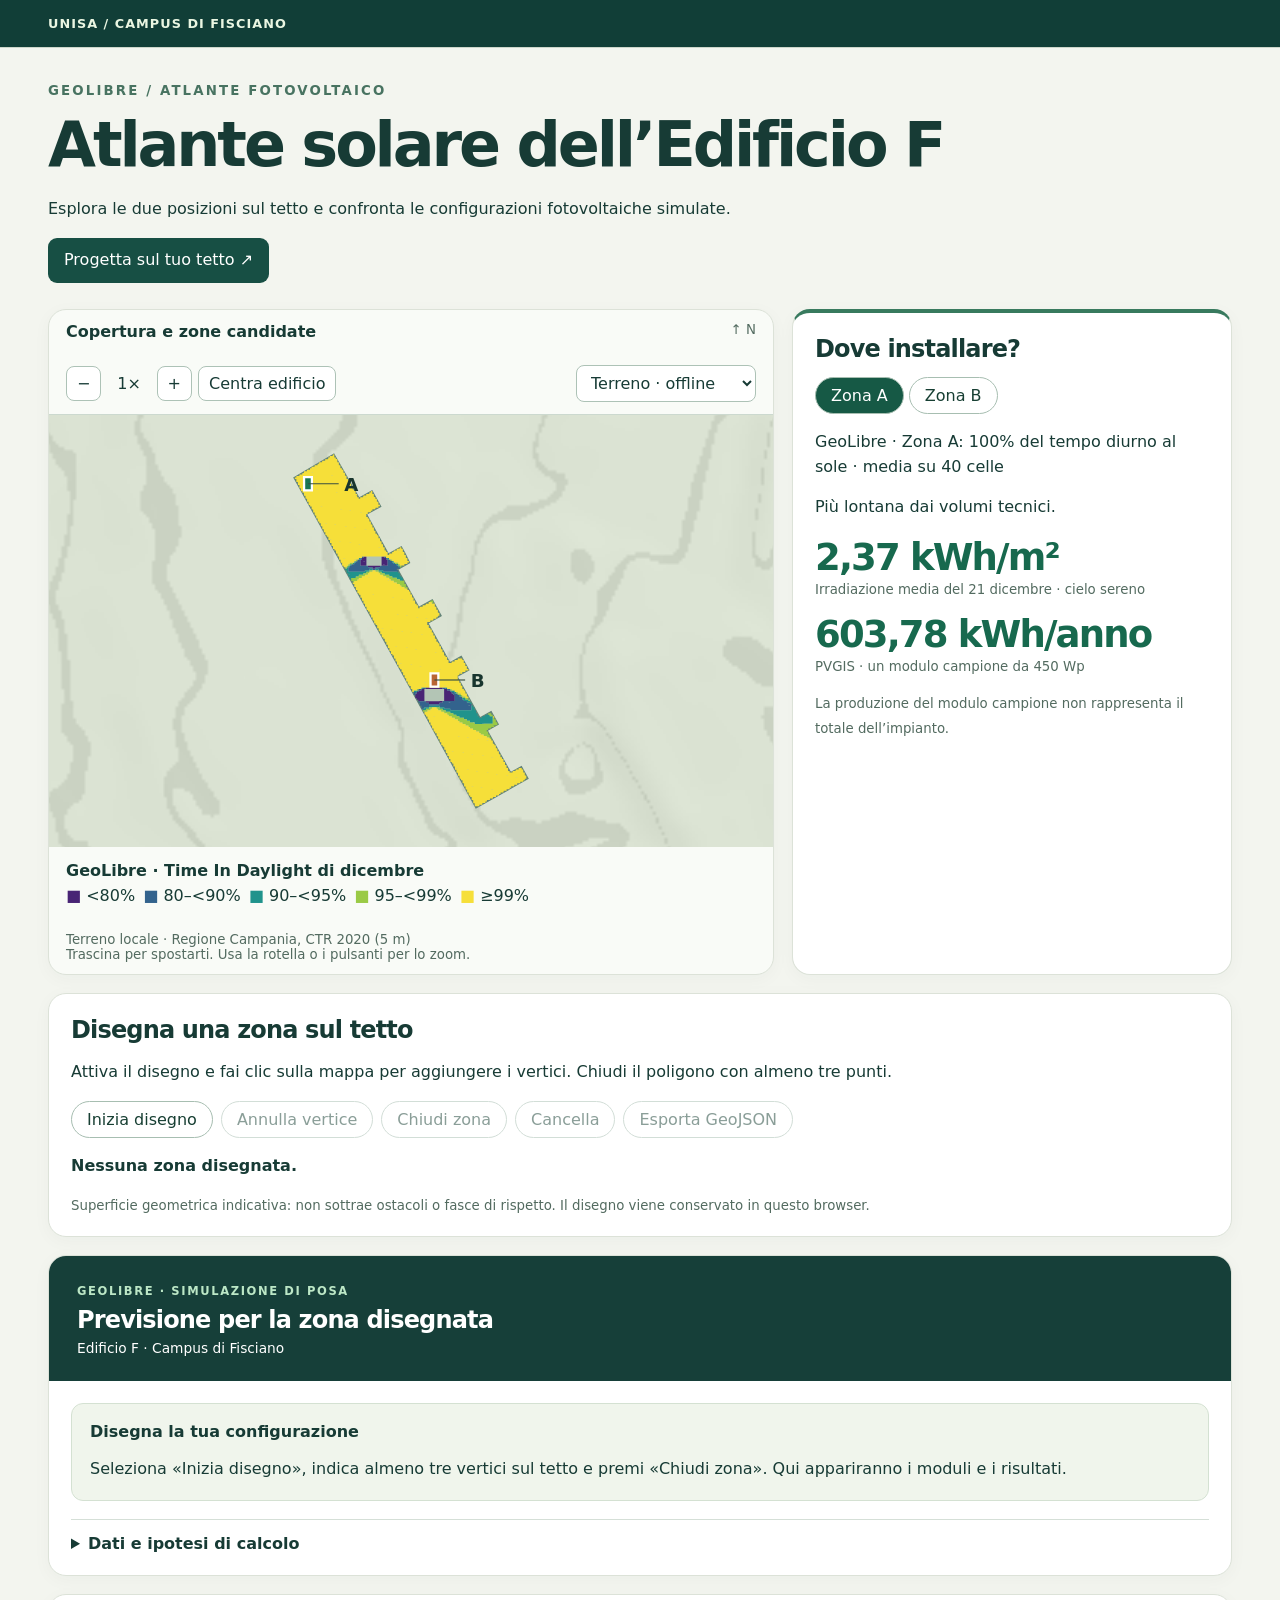
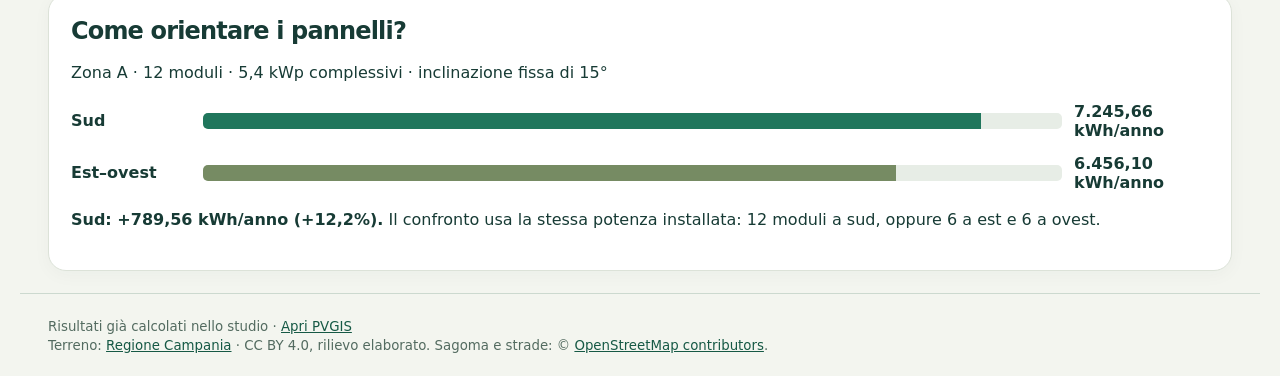
<file: roof-to-solar/sito/index.html>
<!doctype html><html lang="it"><meta charset="utf-8"><meta name="viewport" content="width=device-width,initial-scale=1"><title>Atlante solare · Edificio F</title>
<style>
*{box-sizing:border-box}body{margin:0;background:#f5f4ee;color:#18352e;font:16px system-ui}header,main,footer{max-width:1240px;margin:auto;padding:22px 28px}header{border-bottom:1px solid #ccd6ca;font-weight:700;letter-spacing:.08em}small{color:#536b60}h1{font-size:clamp(32px,6vw,64px);margin:.15em 0;letter-spacing:-.05em}h2{margin:0 0 14px}p{line-height:1.55}.grid{display:grid;grid-template-columns:1.65fr 1fr;gap:18px;margin-top:26px}.card{background:#fff;border:1px solid #dce2d8;border-radius:18px;padding:22px}.map{background:#e9eee4;overflow:hidden;padding:15px;position:relative}.map svg{width:100%;height:385px;display:block}.map path[data-zone]{cursor:pointer;stroke:#fff;stroke-width:2}.map path[data-zone]:focus{outline:none;stroke:#122f26;stroke-width:4}button{font:inherit;cursor:pointer;border:1px solid #a7beb1;background:white;color:#173f33;padding:8px 15px;border-radius:20px}button[aria-pressed=true]{background:#165945;color:white}.value{font-size:35px;font-weight:750;margin:15px 0 0;letter-spacing:-.05em}.compare{margin-top:18px}.bar{display:grid;grid-template-columns:120px 1fr 135px;gap:12px;align-items:center;margin:14px 0}.track{background:#e7ede6;border-radius:5px;overflow:hidden;height:16px}.fill{background:#20765c;height:100%}.bar:nth-of-type(2) .fill{background:#768b63}.legend{display:flex;justify-content:space-between;gap:12px}footer a{color:#165945}@media(max-width:760px){.grid{grid-template-columns:1fr}.map svg{height:310px}.bar{grid-template-columns:80px 1fr 90px;font-size:13px}}
</style><link rel="stylesheet" href="atlante.css">
<header>UNISA / CAMPUS DI FISCIANO</header><main><small>GEOLIBRE / ATLANTE FOTOVOLTAICO</small><h1>Atlante solare dell’Edificio F</h1><p>Esplora le due posizioni sul tetto e confronta le configurazioni fotovoltaiche simulate.</p>
<p><a style="display:inline-block;background:#174f44;color:white;border-radius:9px;padding:10px 16px;text-decoration:none" href="Laboratorio.html" target="_blank" rel="noopener">Progetta sul tuo tetto ↗</a></p><div class="grid"><section class="card map"><div class="legend"><strong>Copertura e zone candidate</strong><small>↑ N</small></div><div id="nav-map"><button data-action="out" aria-label="Riduci zoom">−</button><span id="zoom-val">1×</span><button data-action="in" aria-label="Aumenta zoom">+</button><button data-action="home">Centra edificio</button><select id="base-map" aria-label="Cartografia di fondo"><option value="terrain">Terreno · offline</option><option value="street">Stradario · online</option></select></div><svg id="map" viewBox="0 0 600 380" aria-label="Sagoma dell’Edificio F e zone fotovoltaiche A e B"></svg><small><span id="map-state">Terreno locale · Regione Campania, CTR 2020 (5 m)</span><br>Trascina per spostarti. Usa la rotella o i pulsanti per lo zoom.</small></section>
<section class="card"><h2>Dove installare?</h2><div><button data-pick="A">Zona A</button> <button data-pick="B">Zona B</button></div><div aria-live="polite"><p id="desc"></p><div class="value" id="irr"></div><small>Irradiazione media del 21 dicembre · cielo sereno</small><div class="value" id="prod"></div><small>PVGIS · un modulo campione da 450 Wp</small><p><small>La produzione del modulo campione non rappresenta il totale dell’impianto.</small></p></div></section></div>
<section class="card compare"><h2>Come orientare i pannelli?</h2><p>Zona A · 12 moduli · 5,4 kWp complessivi · inclinazione fissa di 15°</p><div class="bar"><strong>Sud</strong><div class="track"><div class="fill" style="width:90.57%"></div></div><strong>7.245,66 kWh/anno</strong></div><div class="bar"><strong>Est–ovest</strong><div class="track"><div class="fill" style="width:80.70%"></div></div><strong>6.456,10 kWh/anno</strong></div><p><strong>Sud: +789,56 kWh/anno (+12,2%).</strong> Il confronto usa la stessa potenza installata: 12 moduli a sud, oppure 6 a est e 6 a ovest.</p></section></main>
<footer><small>Risultati già calcolati nello studio · <a href="https://re.jrc.ec.europa.eu/pvg_tools/en/">Apri PVGIS</a></small><br><small>Terreno: <a href="https://sit.regione.campania.it/carta-tecnica-regionale">Regione Campania</a> · CC BY 4.0, rilievo elaborato. Sagoma e strade: © <a href="https://www.openstreetmap.org/copyright">OpenStreetMap contributors</a>.</small></footer>
<script src="data.js"></script><script src="app.js"></script><script src="design.js"></script><script src="irraggiamento.js"></script><script src="previsione.js"></script><script src="celle-sole.js"></script><script src="esposizione.js"></script><script src="navigazione.js"></script></html>
</file>
<file: roof-to-solar/sito/atlante.css>
:root{--ink:#173b35;--line:#ccd9cf}body{background:#f3f5ef;color:var(--ink)}header{max-width:none;background:#113e37;color:#eaf6e2;padding:16px max(24px,calc((100vw - 1184px)/2));font-size:.8rem}main{padding-top:32px}main>small{font-weight:750;letter-spacing:.16em;color:#487361}h1{font-size:clamp(34px,5vw,62px)}.grid{align-items:stretch;grid-template-columns:minmax(0,1.65fr) minmax(260px,1fr)}.card{box-shadow:0 4px 18px #163a2c09}.map{padding:0;background:#f9fbf7}.map>.legend,.map>p,.map>small,#nav-map{padding:12px 17px;margin:0}.map>small{display:block}.map svg{background:#e7ecdf;height:clamp(340px,48vh,560px);touch-action:none;cursor:grab}.map svg:active{cursor:grabbing}#nav-map{display:flex;align-items:center;gap:6px;flex-wrap:wrap;border-bottom:1px solid var(--line)}#nav-map button,#nav-map select{border:1px solid #adc2b6;background:white;border-radius:8px;color:var(--ink);padding:7px 10px;font:inherit}#zoom-val{min-width:2.7em;text-align:center}#base-map{margin-left:auto}.value{color:#17694e;font-size:clamp(24px,3vw,37px)}.compare h2,.card h2{letter-spacing:-.035em}.compare input{padding:6px;border:1px solid var(--line);border-radius:6px;max-width:100%}.grid section:nth-child(2){border-top:4px solid #387a5e}button:focus-visible,select:focus-visible{outline:3px solid #ddaa40}footer{border-top:1px solid var(--line)}@media(max-width:760px){.grid{grid-template-columns:1fr}main{padding:20px 12px}.map svg{height:360px}}
.forecast{padding:0;overflow:hidden}.fc-head{padding:24px 28px;background:#163f39;color:#fff}.fc-head small,.fc-plan small{letter-spacing:.14em;font-size:.72rem;font-weight:750}.fc-head small{color:#bce7c6}.fc-head h2{margin:7px 0 4px}.fc-head span,.fc-plan span{font-size:.86rem}.fc-body{padding:22px}.fc-empty,.fc-plan{background:#f0f5ec;border:1px solid #d4e1d2;border-radius:12px;padding:18px}.fc-empty p,.fc-note{margin-bottom:0}.fc-grid,.fc-metrics{display:grid;grid-template-columns:1fr 1fr;gap:12px}.fc-plan{display:grid;gap:10px;color:#163952}.fc-plan svg{width:100%;height:170px}.fc-metric{display:flex;flex-direction:column;padding:14px;border:1px solid #dbe4dc;border-radius:10px}.fc-metric strong{font-size:clamp(23px,3vw,34px);color:#174d40}.fc-metric span,.fc-note{font-size:.87rem}.forecast details{margin-top:18px;border-top:1px solid #d5dfd7;padding-top:14px}.forecast summary{cursor:pointer;font-weight:650}@media(max-width:700px){.fc-grid{grid-template-columns:1fr}.fc-body{padding:14px}}
</file>
